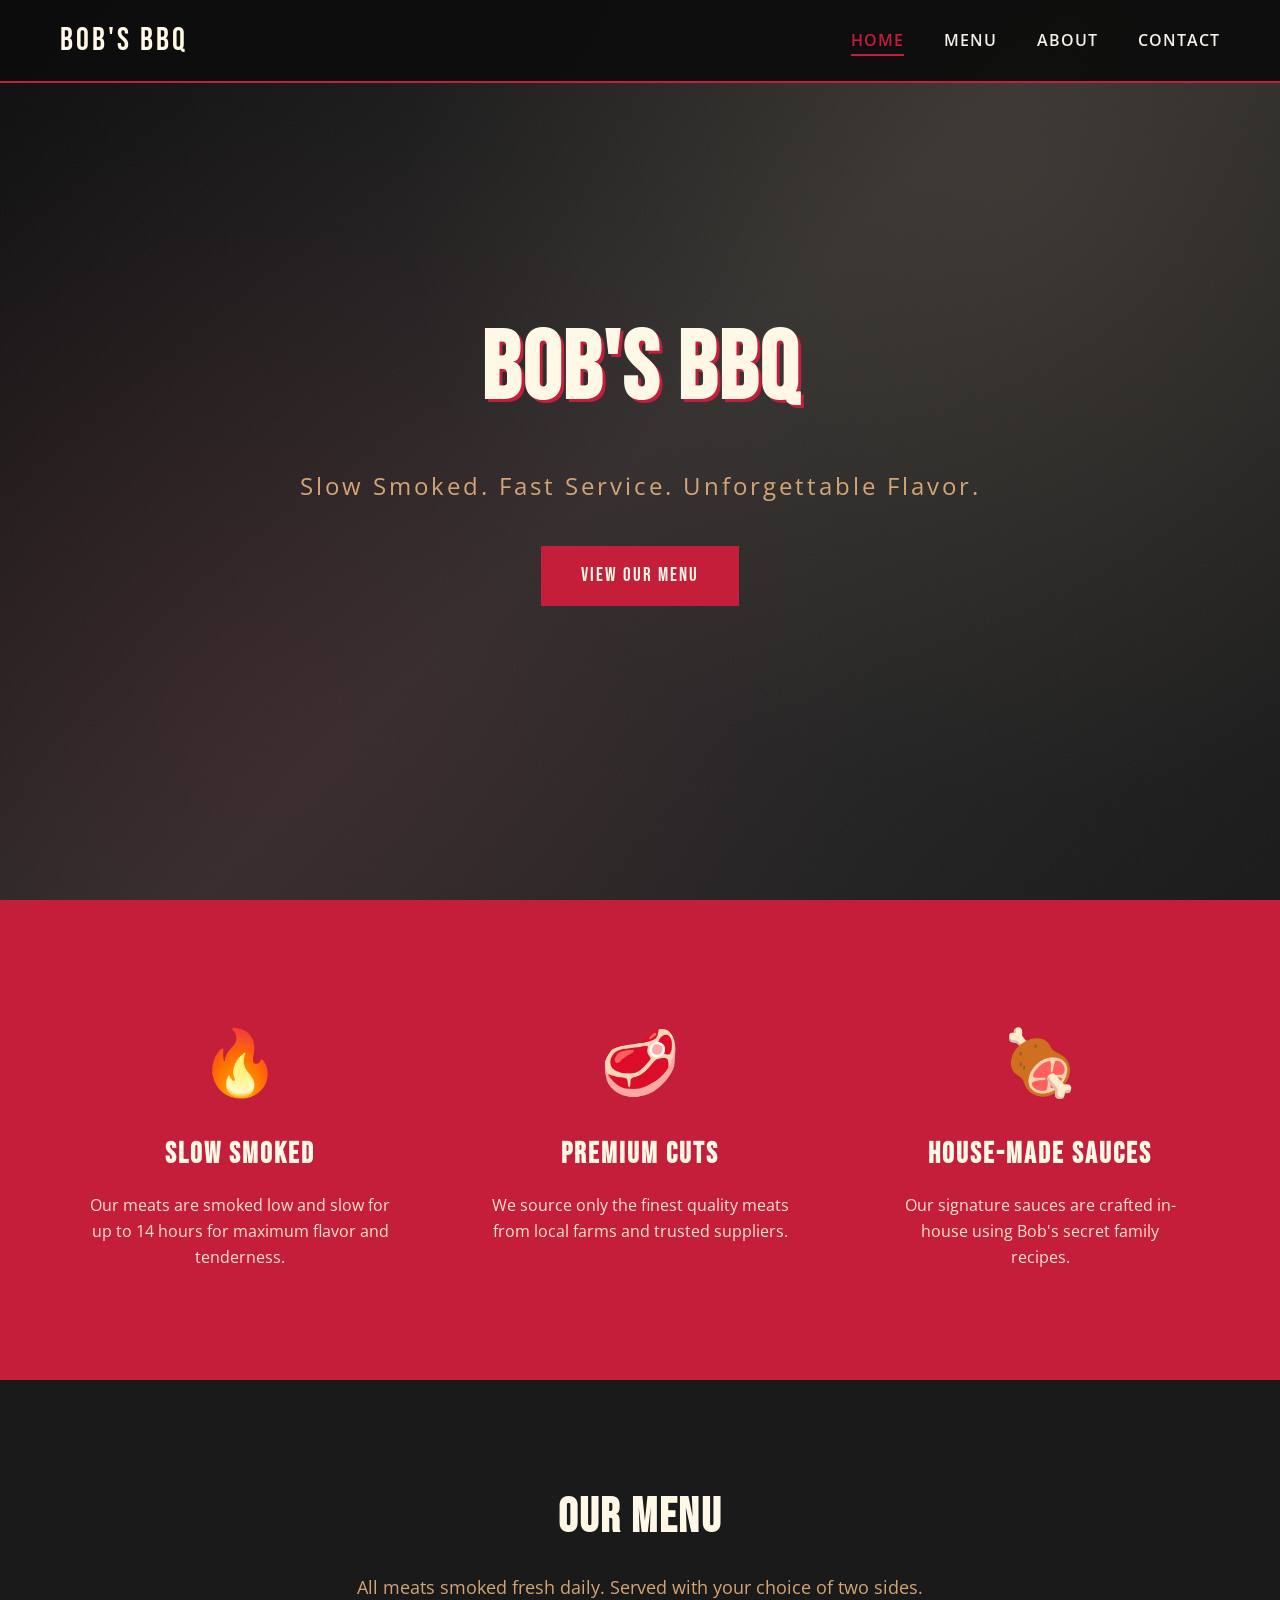
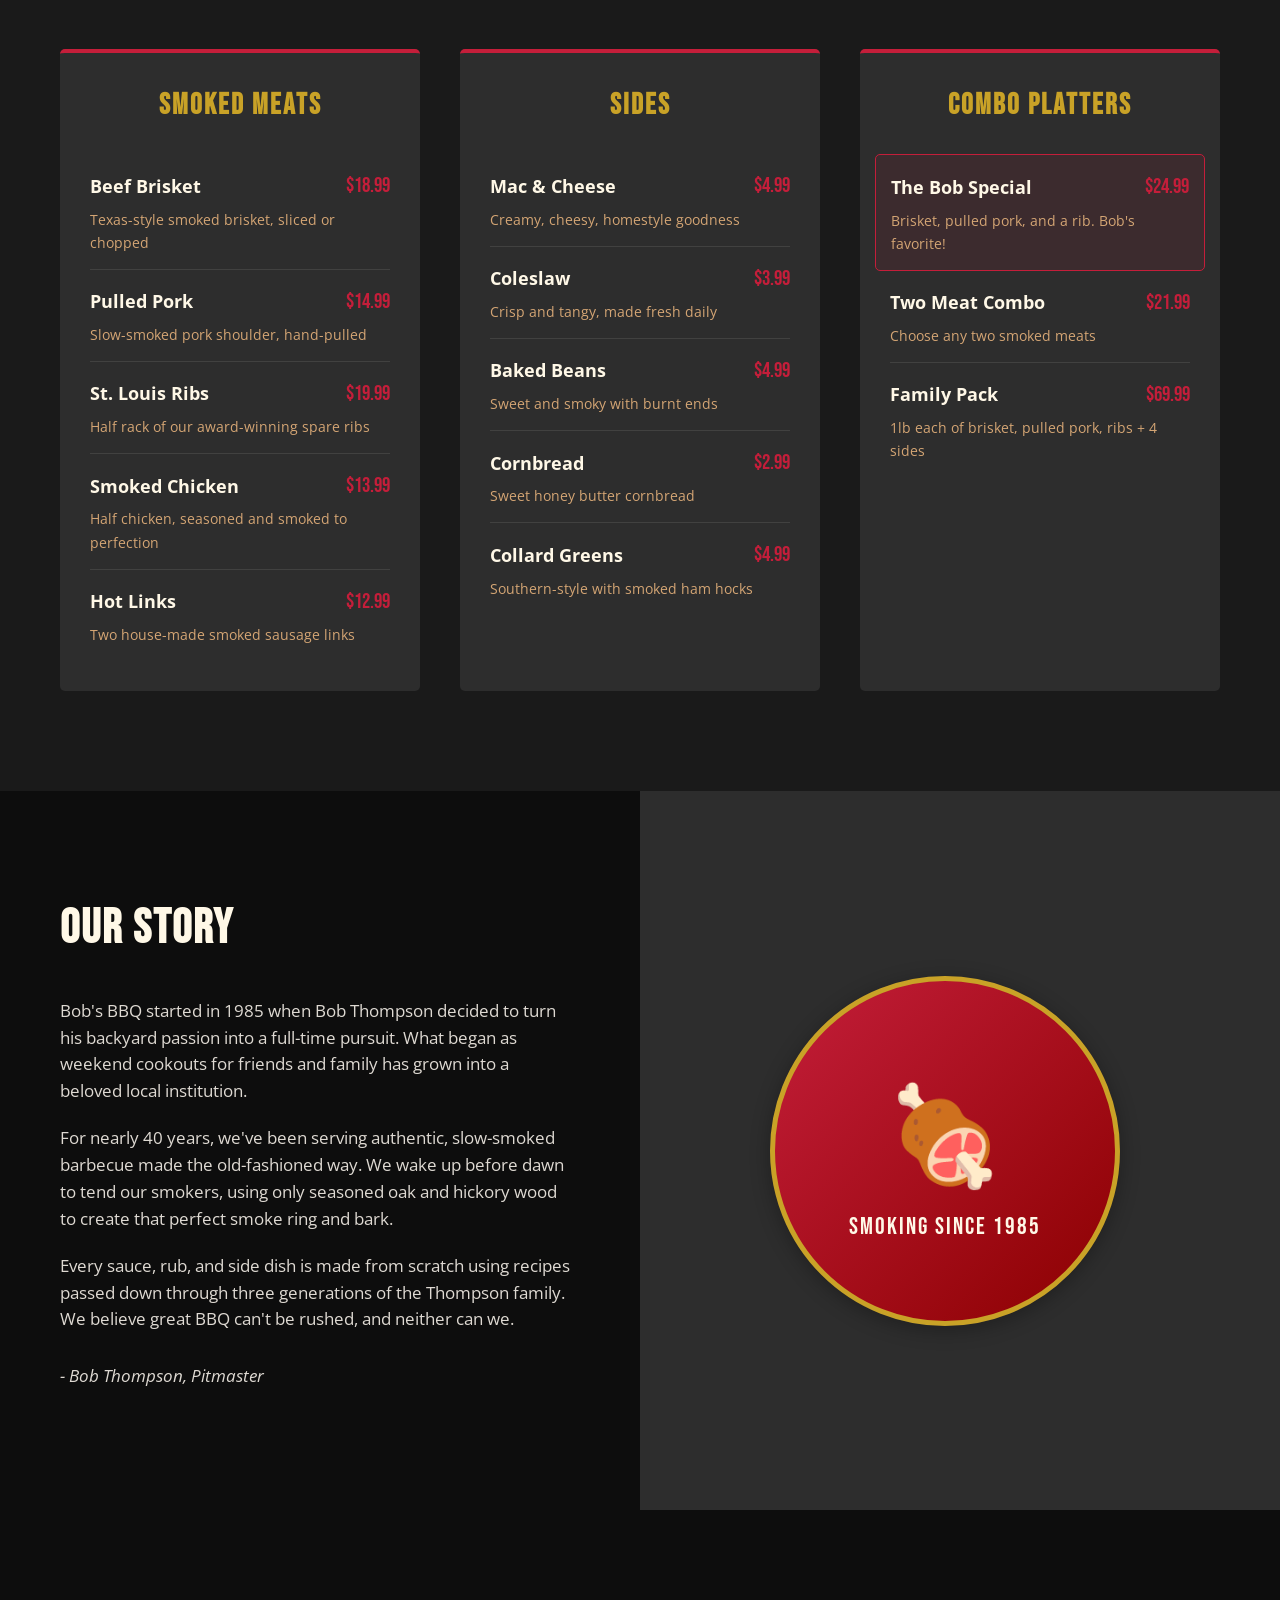
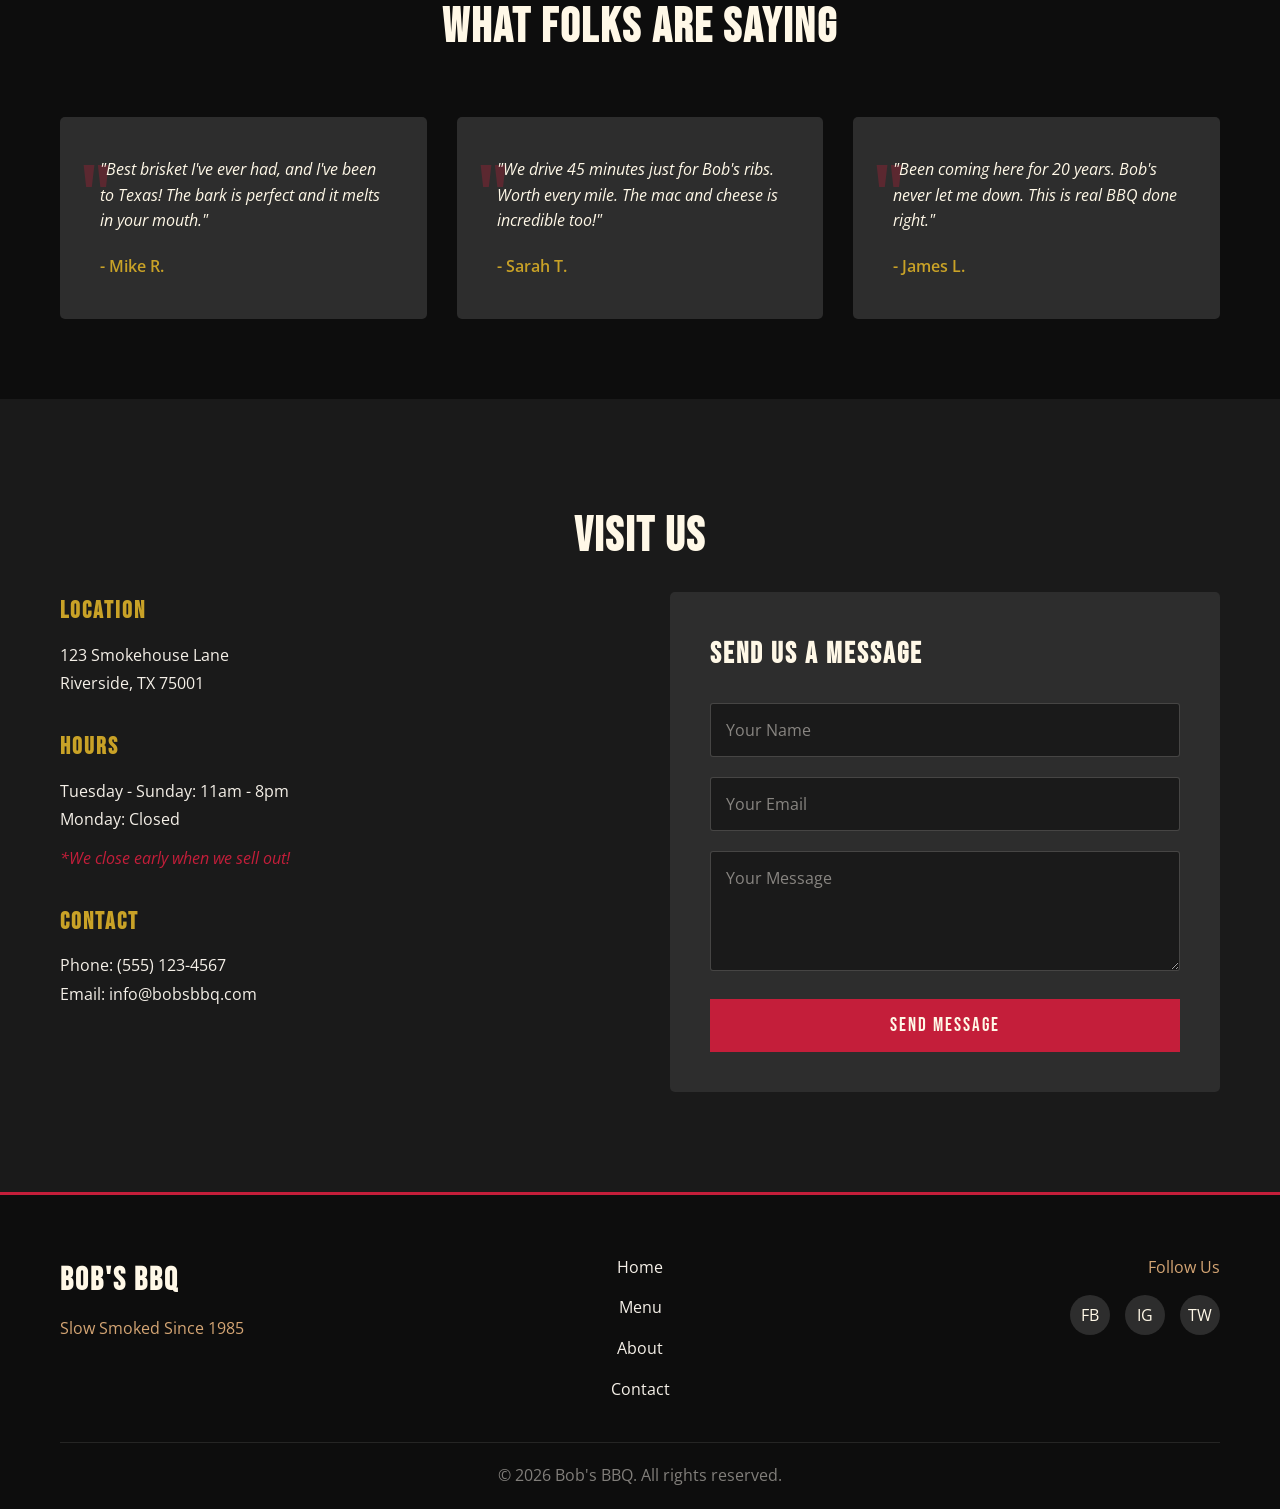
<file: index.html>
<!DOCTYPE html>
<html lang="en">
<head>
    <meta charset="UTF-8">
    <meta name="viewport" content="width=device-width, initial-scale=1.0">
    <title>Bob's BBQ - Authentic Smoked Barbecue</title>
    <link rel="stylesheet" href="styles.css">
    <link rel="preconnect" href="https://fonts.googleapis.com">
    <link rel="preconnect" href="https://fonts.gstatic.com" crossorigin>
    <link href="https://fonts.googleapis.com/css2?family=Bebas+Neue&family=Open+Sans:wght@400;600;700&display=swap" rel="stylesheet">
</head>
<body>
    <!-- Navigation -->
    <nav class="navbar">
        <div class="container">
            <a href="#" class="logo">Bob's BBQ</a>
            <ul class="nav-links">
                <li><a href="#home">Home</a></li>
                <li><a href="#menu">Menu</a></li>
                <li><a href="#about">About</a></li>
                <li><a href="#contact">Contact</a></li>
            </ul>
            <button class="mobile-menu-btn" aria-label="Toggle menu">
                <span></span>
                <span></span>
                <span></span>
            </button>
        </div>
    </nav>

    <!-- Hero Section -->
    <header id="home" class="hero">
        <div class="hero-overlay"></div>
        <div class="hero-content">
            <h1>Bob's BBQ</h1>
            <p class="tagline">Slow Smoked. Fast Service. Unforgettable Flavor.</p>
            <a href="#menu" class="btn btn-primary">View Our Menu</a>
        </div>
    </header>

    <!-- Features Section -->
    <section class="features">
        <div class="container">
            <div class="feature">
                <div class="feature-icon">🔥</div>
                <h3>Slow Smoked</h3>
                <p>Our meats are smoked low and slow for up to 14 hours for maximum flavor and tenderness.</p>
            </div>
            <div class="feature">
                <div class="feature-icon">🥩</div>
                <h3>Premium Cuts</h3>
                <p>We source only the finest quality meats from local farms and trusted suppliers.</p>
            </div>
            <div class="feature">
                <div class="feature-icon">🍖</div>
                <h3>House-Made Sauces</h3>
                <p>Our signature sauces are crafted in-house using Bob's secret family recipes.</p>
            </div>
        </div>
    </section>

    <!-- Menu Section -->
    <section id="menu" class="menu">
        <div class="container">
            <h2 class="section-title">Our Menu</h2>
            <p class="section-subtitle">All meats smoked fresh daily. Served with your choice of two sides.</p>

            <div class="menu-grid">
                <!-- Meats -->
                <div class="menu-category">
                    <h3>Smoked Meats</h3>
                    <div class="menu-item">
                        <div class="menu-item-header">
                            <span class="item-name">Beef Brisket</span>
                            <span class="item-price">$18.99</span>
                        </div>
                        <p class="item-description">Texas-style smoked brisket, sliced or chopped</p>
                    </div>
                    <div class="menu-item">
                        <div class="menu-item-header">
                            <span class="item-name">Pulled Pork</span>
                            <span class="item-price">$14.99</span>
                        </div>
                        <p class="item-description">Slow-smoked pork shoulder, hand-pulled</p>
                    </div>
                    <div class="menu-item">
                        <div class="menu-item-header">
                            <span class="item-name">St. Louis Ribs</span>
                            <span class="item-price">$19.99</span>
                        </div>
                        <p class="item-description">Half rack of our award-winning spare ribs</p>
                    </div>
                    <div class="menu-item">
                        <div class="menu-item-header">
                            <span class="item-name">Smoked Chicken</span>
                            <span class="item-price">$13.99</span>
                        </div>
                        <p class="item-description">Half chicken, seasoned and smoked to perfection</p>
                    </div>
                    <div class="menu-item">
                        <div class="menu-item-header">
                            <span class="item-name">Hot Links</span>
                            <span class="item-price">$12.99</span>
                        </div>
                        <p class="item-description">Two house-made smoked sausage links</p>
                    </div>
                </div>

                <!-- Sides -->
                <div class="menu-category">
                    <h3>Sides</h3>
                    <div class="menu-item">
                        <div class="menu-item-header">
                            <span class="item-name">Mac & Cheese</span>
                            <span class="item-price">$4.99</span>
                        </div>
                        <p class="item-description">Creamy, cheesy, homestyle goodness</p>
                    </div>
                    <div class="menu-item">
                        <div class="menu-item-header">
                            <span class="item-name">Coleslaw</span>
                            <span class="item-price">$3.99</span>
                        </div>
                        <p class="item-description">Crisp and tangy, made fresh daily</p>
                    </div>
                    <div class="menu-item">
                        <div class="menu-item-header">
                            <span class="item-name">Baked Beans</span>
                            <span class="item-price">$4.99</span>
                        </div>
                        <p class="item-description">Sweet and smoky with burnt ends</p>
                    </div>
                    <div class="menu-item">
                        <div class="menu-item-header">
                            <span class="item-name">Cornbread</span>
                            <span class="item-price">$2.99</span>
                        </div>
                        <p class="item-description">Sweet honey butter cornbread</p>
                    </div>
                    <div class="menu-item">
                        <div class="menu-item-header">
                            <span class="item-name">Collard Greens</span>
                            <span class="item-price">$4.99</span>
                        </div>
                        <p class="item-description">Southern-style with smoked ham hocks</p>
                    </div>
                </div>

                <!-- Combos -->
                <div class="menu-category">
                    <h3>Combo Platters</h3>
                    <div class="menu-item featured">
                        <div class="menu-item-header">
                            <span class="item-name">The Bob Special</span>
                            <span class="item-price">$24.99</span>
                        </div>
                        <p class="item-description">Brisket, pulled pork, and a rib. Bob's favorite!</p>
                    </div>
                    <div class="menu-item">
                        <div class="menu-item-header">
                            <span class="item-name">Two Meat Combo</span>
                            <span class="item-price">$21.99</span>
                        </div>
                        <p class="item-description">Choose any two smoked meats</p>
                    </div>
                    <div class="menu-item">
                        <div class="menu-item-header">
                            <span class="item-name">Family Pack</span>
                            <span class="item-price">$69.99</span>
                        </div>
                        <p class="item-description">1lb each of brisket, pulled pork, ribs + 4 sides</p>
                    </div>
                </div>
            </div>
        </div>
    </section>

    <!-- About Section -->
    <section id="about" class="about">
        <div class="container">
            <div class="about-content">
                <div class="about-text">
                    <h2 class="section-title">Our Story</h2>
                    <p>Bob's BBQ started in 1985 when Bob Thompson decided to turn his backyard passion into a full-time pursuit. What began as weekend cookouts for friends and family has grown into a beloved local institution.</p>
                    <p>For nearly 40 years, we've been serving authentic, slow-smoked barbecue made the old-fashioned way. We wake up before dawn to tend our smokers, using only seasoned oak and hickory wood to create that perfect smoke ring and bark.</p>
                    <p>Every sauce, rub, and side dish is made from scratch using recipes passed down through three generations of the Thompson family. We believe great BBQ can't be rushed, and neither can we.</p>
                    <div class="about-signature">
                        <p>- Bob Thompson, Pitmaster</p>
                    </div>
                </div>
                <div class="about-image">
                    <div class="image-placeholder">
                        <span>🍖</span>
                        <p>Smoking Since 1985</p>
                    </div>
                </div>
            </div>
        </div>
    </section>

    <!-- Testimonials -->
    <section class="testimonials">
        <div class="container">
            <h2 class="section-title">What Folks Are Saying</h2>
            <div class="testimonial-grid">
                <div class="testimonial">
                    <p class="testimonial-text">"Best brisket I've ever had, and I've been to Texas! The bark is perfect and it melts in your mouth."</p>
                    <p class="testimonial-author">- Mike R.</p>
                </div>
                <div class="testimonial">
                    <p class="testimonial-text">"We drive 45 minutes just for Bob's ribs. Worth every mile. The mac and cheese is incredible too!"</p>
                    <p class="testimonial-author">- Sarah T.</p>
                </div>
                <div class="testimonial">
                    <p class="testimonial-text">"Been coming here for 20 years. Bob's never let me down. This is real BBQ done right."</p>
                    <p class="testimonial-author">- James L.</p>
                </div>
            </div>
        </div>
    </section>

    <!-- Contact Section -->
    <section id="contact" class="contact">
        <div class="container">
            <h2 class="section-title">Visit Us</h2>
            <div class="contact-grid">
                <div class="contact-info">
                    <div class="contact-item">
                        <h3>Location</h3>
                        <p>123 Smokehouse Lane<br>Riverside, TX 75001</p>
                    </div>
                    <div class="contact-item">
                        <h3>Hours</h3>
                        <p>Tuesday - Sunday: 11am - 8pm<br>Monday: Closed</p>
                        <p class="note">*We close early when we sell out!</p>
                    </div>
                    <div class="contact-item">
                        <h3>Contact</h3>
                        <p>Phone: (555) 123-4567<br>Email: info@bobsbbq.com</p>
                    </div>
                </div>
                <div class="contact-form">
                    <h3>Send Us a Message</h3>
                    <form id="contactForm">
                        <div class="form-group">
                            <input type="text" name="name" placeholder="Your Name" required>
                        </div>
                        <div class="form-group">
                            <input type="email" name="email" placeholder="Your Email" required>
                        </div>
                        <div class="form-group">
                            <textarea name="message" placeholder="Your Message" rows="4" required></textarea>
                        </div>
                        <button type="submit" class="btn btn-primary">Send Message</button>
                    </form>
                </div>
            </div>
        </div>
    </section>

    <!-- Footer -->
    <footer class="footer">
        <div class="container">
            <div class="footer-content">
                <div class="footer-logo">
                    <h3>Bob's BBQ</h3>
                    <p>Slow Smoked Since 1985</p>
                </div>
                <div class="footer-links">
                    <a href="#home">Home</a>
                    <a href="#menu">Menu</a>
                    <a href="#about">About</a>
                    <a href="#contact">Contact</a>
                </div>
                <div class="footer-social">
                    <p>Follow Us</p>
                    <div class="social-links">
                        <a href="#" aria-label="Facebook">FB</a>
                        <a href="#" aria-label="Instagram">IG</a>
                        <a href="#" aria-label="Twitter">TW</a>
                    </div>
                </div>
            </div>
            <div class="footer-bottom">
                <p>&copy; 2026 Bob's BBQ. All rights reserved.</p>
            </div>
        </div>
    </footer>

    <script src="script.js"></script>
</body>
</html>
</file>
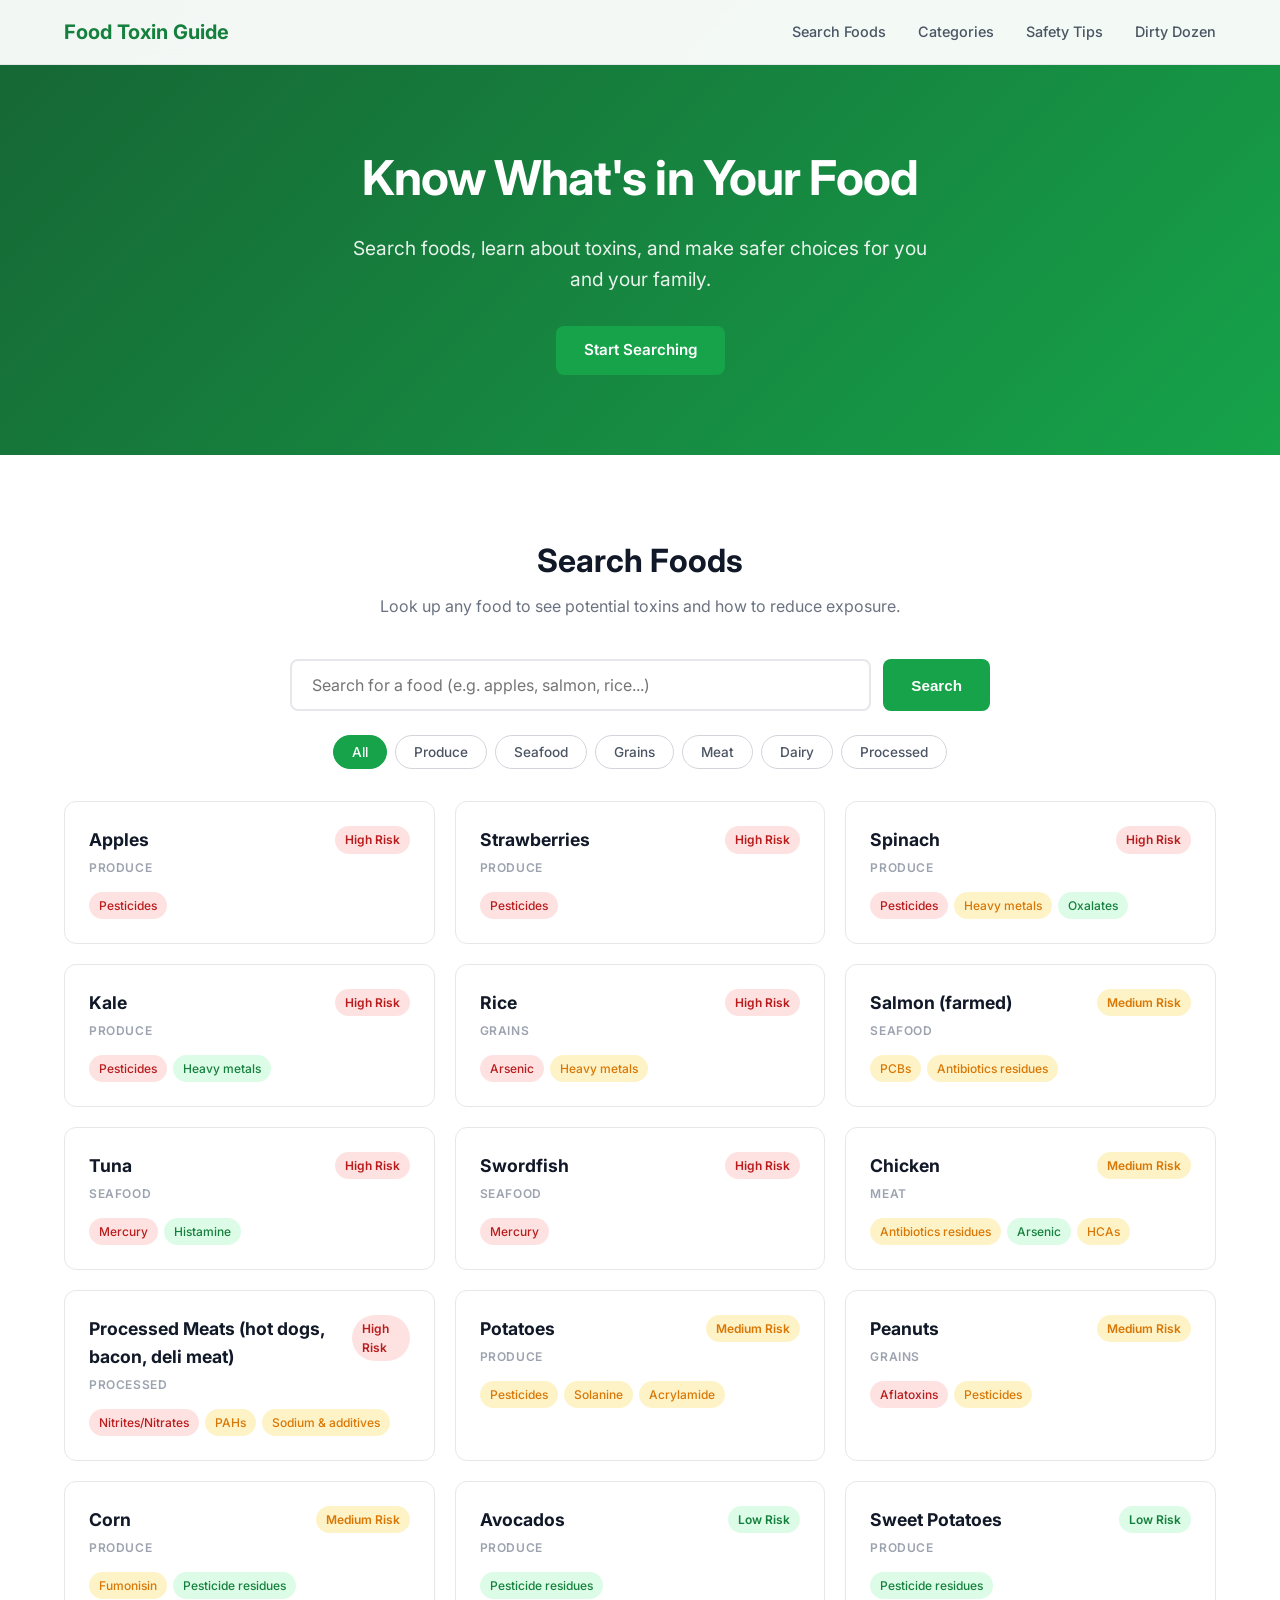
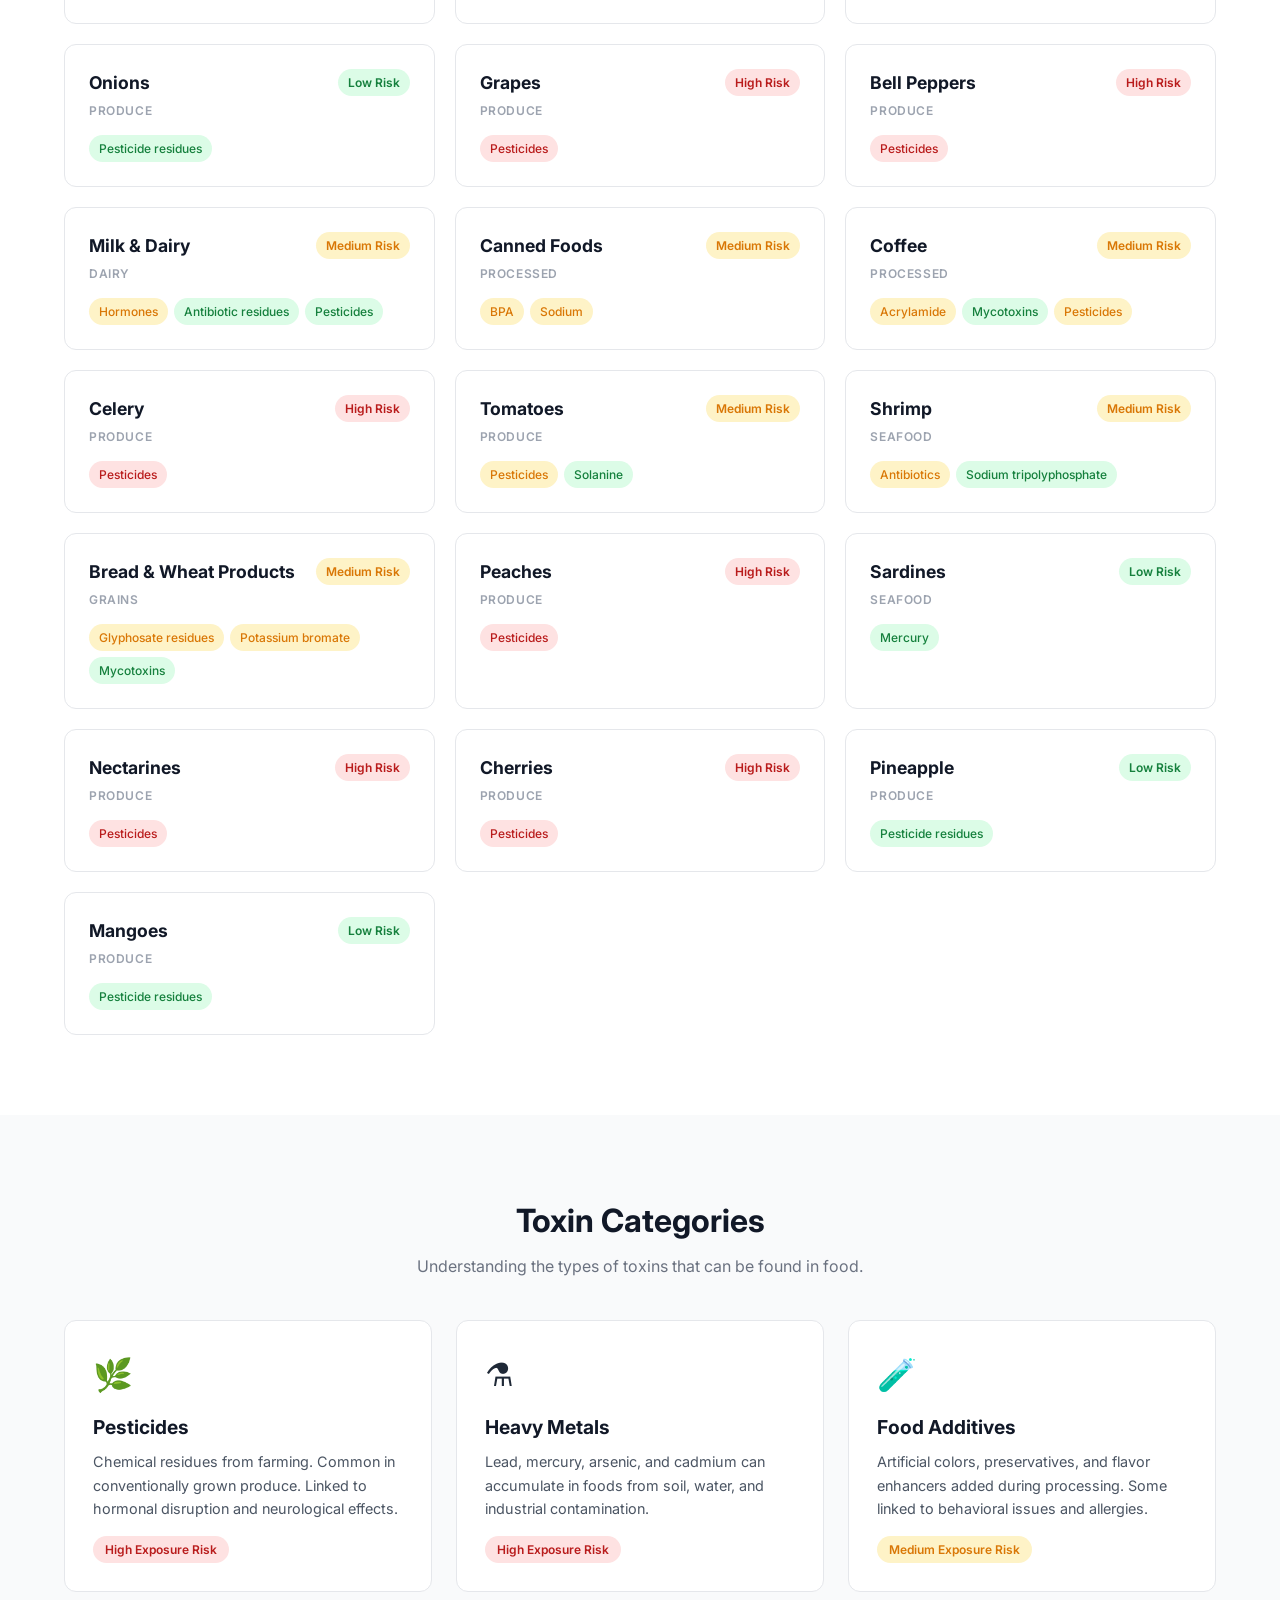
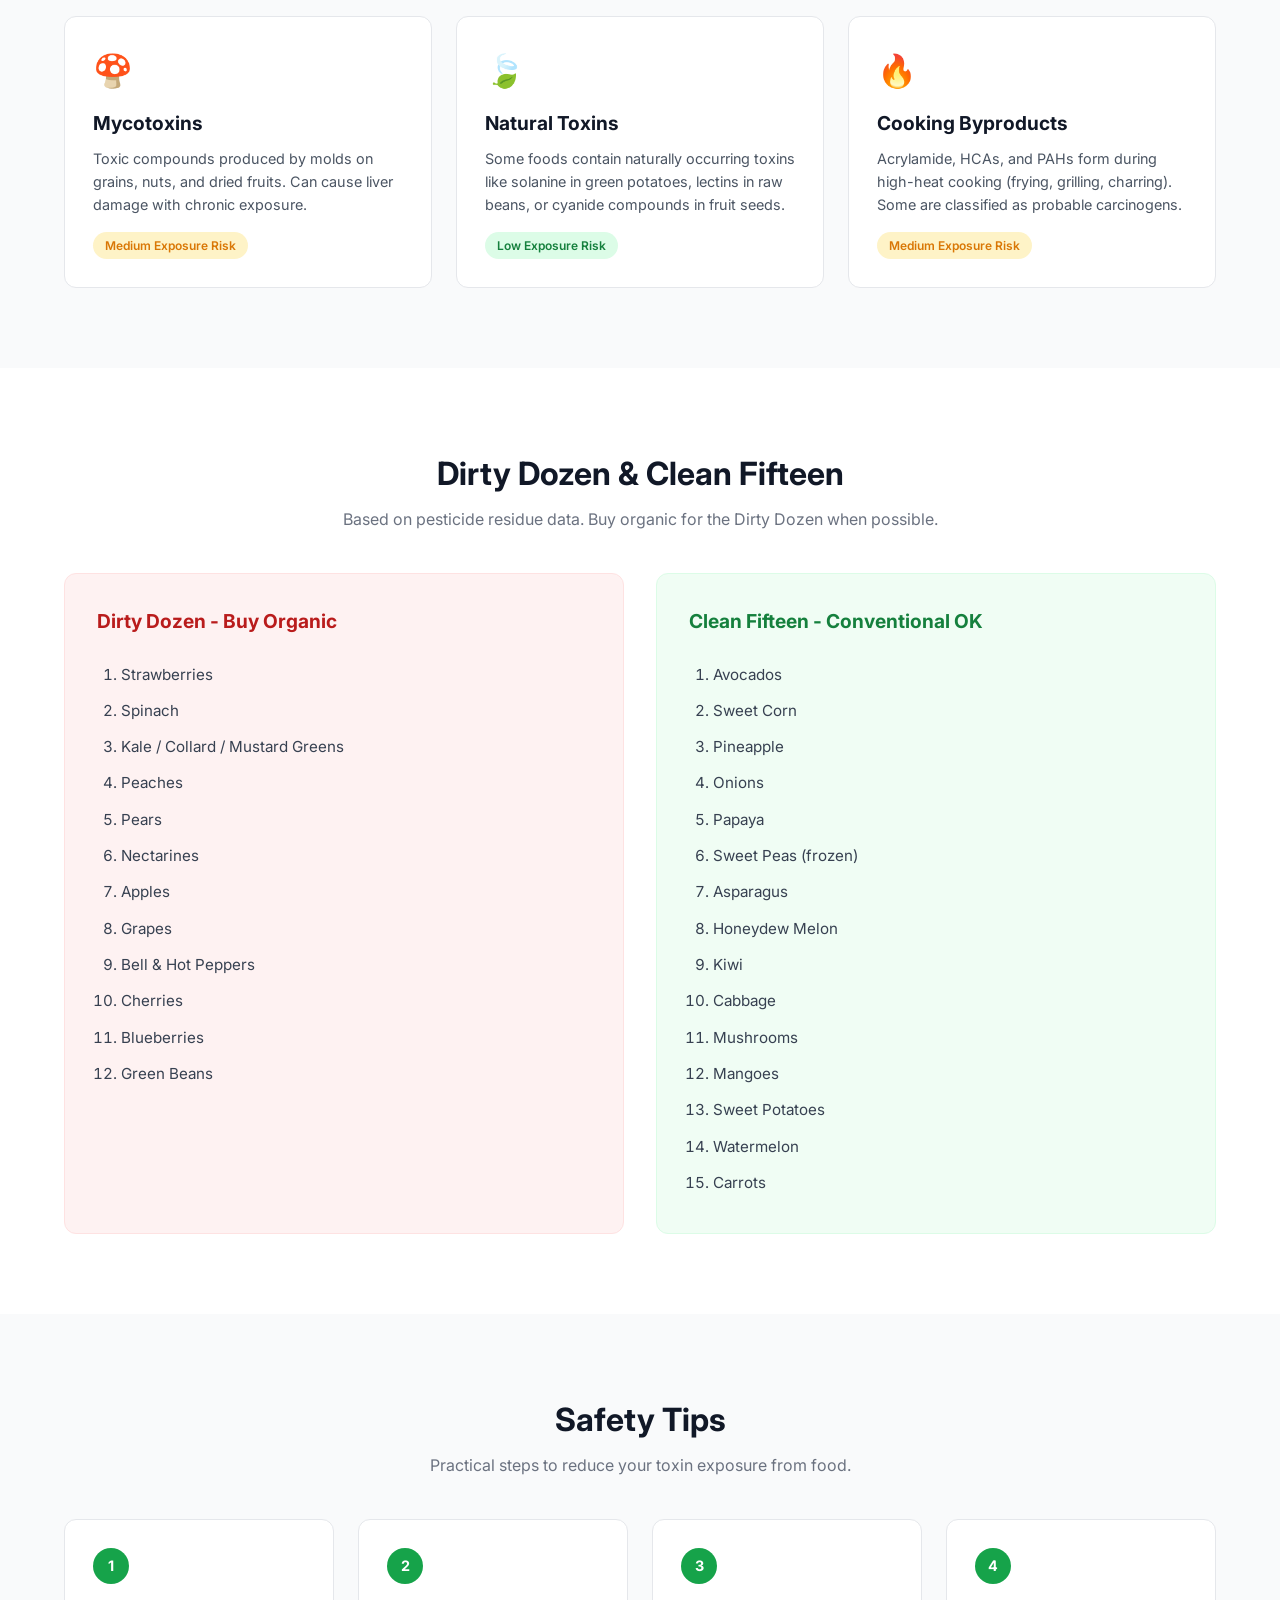
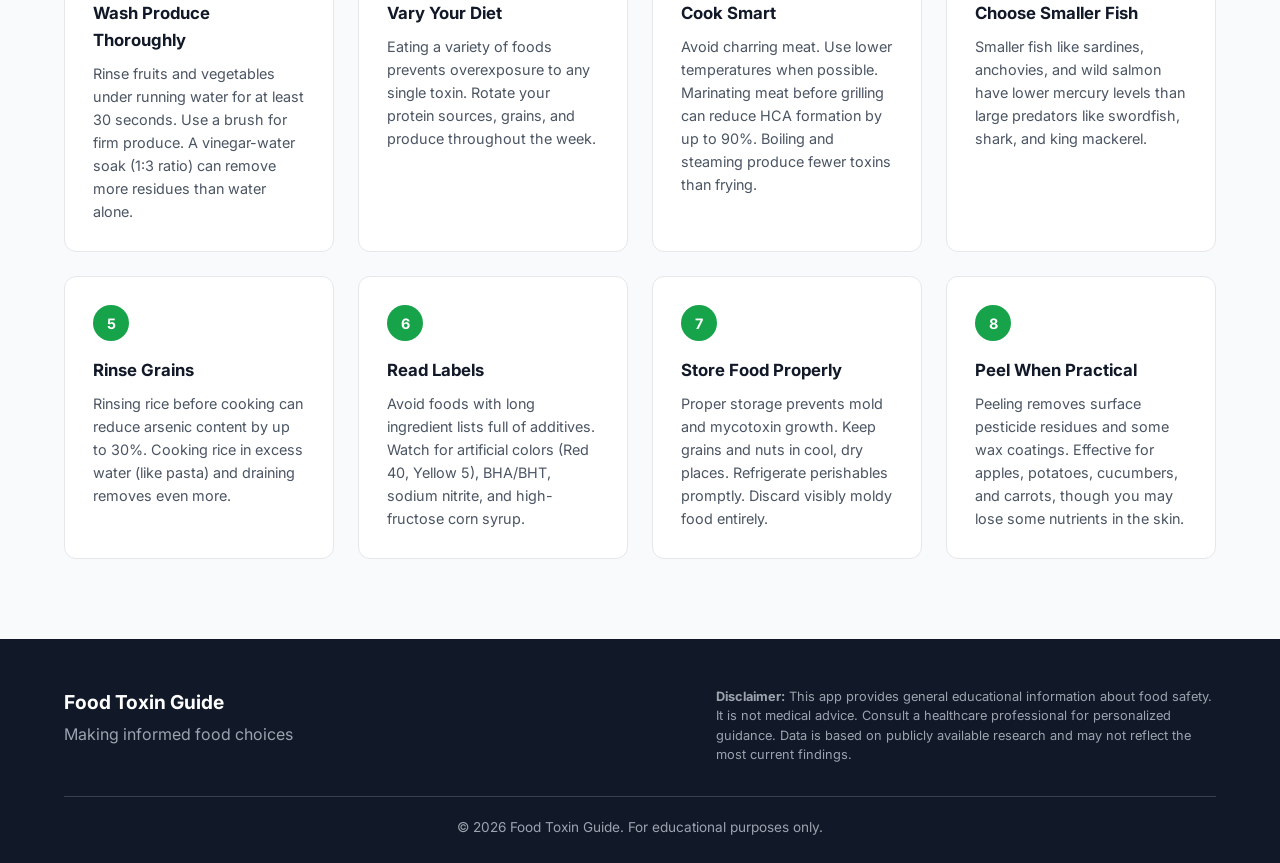
<file: toxin-app.html>
<!DOCTYPE html>
<html lang="en">
<head>
    <meta charset="UTF-8">
    <meta name="viewport" content="width=device-width, initial-scale=1.0">
    <title>Food Toxin Guide - Know What You Eat</title>
    <link rel="stylesheet" href="toxin-app.css">
    <link rel="preconnect" href="https://fonts.googleapis.com">
    <link rel="preconnect" href="https://fonts.gstatic.com" crossorigin>
    <link href="https://fonts.googleapis.com/css2?family=Inter:wght@400;500;600;700&display=swap" rel="stylesheet">
</head>
<body>
    <!-- Navigation -->
    <nav class="navbar">
        <div class="container">
            <a href="#" class="logo">Food Toxin Guide</a>
            <ul class="nav-links">
                <li><a href="#search">Search Foods</a></li>
                <li><a href="#categories">Categories</a></li>
                <li><a href="#tips">Safety Tips</a></li>
                <li><a href="#dirty-dozen">Dirty Dozen</a></li>
            </ul>
            <button class="mobile-menu-btn" aria-label="Toggle menu">
                <span></span>
                <span></span>
                <span></span>
            </button>
        </div>
    </nav>

    <!-- Hero -->
    <header class="hero">
        <div class="hero-content">
            <h1>Know What's in Your Food</h1>
            <p class="tagline">Search foods, learn about toxins, and make safer choices for you and your family.</p>
            <a href="#search" class="btn btn-primary">Start Searching</a>
        </div>
    </header>

    <!-- Search Section -->
    <section id="search" class="search-section">
        <div class="container">
            <h2 class="section-title">Search Foods</h2>
            <p class="section-subtitle">Look up any food to see potential toxins and how to reduce exposure.</p>
            <div class="search-bar">
                <input type="text" id="foodSearch" placeholder="Search for a food (e.g. apples, salmon, rice...)" autocomplete="off">
                <button id="searchBtn" class="btn btn-primary">Search</button>
            </div>
            <div class="filter-bar">
                <button class="filter-btn active" data-filter="all">All</button>
                <button class="filter-btn" data-filter="produce">Produce</button>
                <button class="filter-btn" data-filter="seafood">Seafood</button>
                <button class="filter-btn" data-filter="grains">Grains</button>
                <button class="filter-btn" data-filter="meat">Meat</button>
                <button class="filter-btn" data-filter="dairy">Dairy</button>
                <button class="filter-btn" data-filter="processed">Processed</button>
            </div>
            <div id="searchResults" class="results-grid"></div>
        </div>
    </section>

    <!-- Categories Section -->
    <section id="categories" class="categories-section">
        <div class="container">
            <h2 class="section-title">Toxin Categories</h2>
            <p class="section-subtitle">Understanding the types of toxins that can be found in food.</p>
            <div class="categories-grid">
                <div class="category-card" data-toxin="pesticides">
                    <div class="category-icon">&#x1F33F;</div>
                    <h3>Pesticides</h3>
                    <p>Chemical residues from farming. Common in conventionally grown produce. Linked to hormonal disruption and neurological effects.</p>
                    <span class="risk-badge risk-high">High Exposure Risk</span>
                </div>
                <div class="category-card" data-toxin="heavy-metals">
                    <div class="category-icon">&#x2697;</div>
                    <h3>Heavy Metals</h3>
                    <p>Lead, mercury, arsenic, and cadmium can accumulate in foods from soil, water, and industrial contamination.</p>
                    <span class="risk-badge risk-high">High Exposure Risk</span>
                </div>
                <div class="category-card" data-toxin="additives">
                    <div class="category-icon">&#x1F9EA;</div>
                    <h3>Food Additives</h3>
                    <p>Artificial colors, preservatives, and flavor enhancers added during processing. Some linked to behavioral issues and allergies.</p>
                    <span class="risk-badge risk-medium">Medium Exposure Risk</span>
                </div>
                <div class="category-card" data-toxin="mycotoxins">
                    <div class="category-icon">&#x1F344;</div>
                    <h3>Mycotoxins</h3>
                    <p>Toxic compounds produced by molds on grains, nuts, and dried fruits. Can cause liver damage with chronic exposure.</p>
                    <span class="risk-badge risk-medium">Medium Exposure Risk</span>
                </div>
                <div class="category-card" data-toxin="natural">
                    <div class="category-icon">&#x1F343;</div>
                    <h3>Natural Toxins</h3>
                    <p>Some foods contain naturally occurring toxins like solanine in green potatoes, lectins in raw beans, or cyanide compounds in fruit seeds.</p>
                    <span class="risk-badge risk-low">Low Exposure Risk</span>
                </div>
                <div class="category-card" data-toxin="cooking">
                    <div class="category-icon">&#x1F525;</div>
                    <h3>Cooking Byproducts</h3>
                    <p>Acrylamide, HCAs, and PAHs form during high-heat cooking (frying, grilling, charring). Some are classified as probable carcinogens.</p>
                    <span class="risk-badge risk-medium">Medium Exposure Risk</span>
                </div>
            </div>
        </div>
    </section>

    <!-- Dirty Dozen / Clean Fifteen -->
    <section id="dirty-dozen" class="dirty-dozen-section">
        <div class="container">
            <h2 class="section-title">Dirty Dozen &amp; Clean Fifteen</h2>
            <p class="section-subtitle">Based on pesticide residue data. Buy organic for the Dirty Dozen when possible.</p>
            <div class="lists-grid">
                <div class="list-card dirty">
                    <h3>Dirty Dozen - Buy Organic</h3>
                    <ol id="dirtyDozenList"></ol>
                </div>
                <div class="list-card clean">
                    <h3>Clean Fifteen - Conventional OK</h3>
                    <ol id="cleanFifteenList"></ol>
                </div>
            </div>
        </div>
    </section>

    <!-- Safety Tips -->
    <section id="tips" class="tips-section">
        <div class="container">
            <h2 class="section-title">Safety Tips</h2>
            <p class="section-subtitle">Practical steps to reduce your toxin exposure from food.</p>
            <div class="tips-grid">
                <div class="tip-card">
                    <div class="tip-number">1</div>
                    <h3>Wash Produce Thoroughly</h3>
                    <p>Rinse fruits and vegetables under running water for at least 30 seconds. Use a brush for firm produce. A vinegar-water soak (1:3 ratio) can remove more residues than water alone.</p>
                </div>
                <div class="tip-card">
                    <div class="tip-number">2</div>
                    <h3>Vary Your Diet</h3>
                    <p>Eating a variety of foods prevents overexposure to any single toxin. Rotate your protein sources, grains, and produce throughout the week.</p>
                </div>
                <div class="tip-card">
                    <div class="tip-number">3</div>
                    <h3>Cook Smart</h3>
                    <p>Avoid charring meat. Use lower temperatures when possible. Marinating meat before grilling can reduce HCA formation by up to 90%. Boiling and steaming produce fewer toxins than frying.</p>
                </div>
                <div class="tip-card">
                    <div class="tip-number">4</div>
                    <h3>Choose Smaller Fish</h3>
                    <p>Smaller fish like sardines, anchovies, and wild salmon have lower mercury levels than large predators like swordfish, shark, and king mackerel.</p>
                </div>
                <div class="tip-card">
                    <div class="tip-number">5</div>
                    <h3>Rinse Grains</h3>
                    <p>Rinsing rice before cooking can reduce arsenic content by up to 30%. Cooking rice in excess water (like pasta) and draining removes even more.</p>
                </div>
                <div class="tip-card">
                    <div class="tip-number">6</div>
                    <h3>Read Labels</h3>
                    <p>Avoid foods with long ingredient lists full of additives. Watch for artificial colors (Red 40, Yellow 5), BHA/BHT, sodium nitrite, and high-fructose corn syrup.</p>
                </div>
                <div class="tip-card">
                    <div class="tip-number">7</div>
                    <h3>Store Food Properly</h3>
                    <p>Proper storage prevents mold and mycotoxin growth. Keep grains and nuts in cool, dry places. Refrigerate perishables promptly. Discard visibly moldy food entirely.</p>
                </div>
                <div class="tip-card">
                    <div class="tip-number">8</div>
                    <h3>Peel When Practical</h3>
                    <p>Peeling removes surface pesticide residues and some wax coatings. Effective for apples, potatoes, cucumbers, and carrots, though you may lose some nutrients in the skin.</p>
                </div>
            </div>
        </div>
    </section>

    <!-- Food Detail Modal -->
    <div id="foodModal" class="modal">
        <div class="modal-content">
            <button class="modal-close" aria-label="Close">&times;</button>
            <div id="modalBody"></div>
        </div>
    </div>

    <!-- Footer -->
    <footer class="footer">
        <div class="container">
            <div class="footer-content">
                <div class="footer-logo">
                    <h3>Food Toxin Guide</h3>
                    <p>Making informed food choices</p>
                </div>
                <div class="footer-disclaimer">
                    <p><strong>Disclaimer:</strong> This app provides general educational information about food safety. It is not medical advice. Consult a healthcare professional for personalized guidance. Data is based on publicly available research and may not reflect the most current findings.</p>
                </div>
            </div>
            <div class="footer-bottom">
                <p>&copy; 2026 Food Toxin Guide. For educational purposes only.</p>
            </div>
        </div>
    </footer>

    <script src="toxin-app.js"></script>
</body>
</html>
</file>
<file: styles.css>
/* CSS Variables */
:root {
    --color-primary: #c41e3a;
    --color-primary-dark: #8b0000;
    --color-secondary: #d4a574;
    --color-dark: #1a1a1a;
    --color-darker: #0d0d0d;
    --color-light: #f5f0e8;
    --color-cream: #fff8e7;
    --color-smoke: #2d2d2d;
    --color-gold: #c9a227;
    --font-heading: 'Bebas Neue', sans-serif;
    --font-body: 'Open Sans', sans-serif;
    --shadow: 0 4px 20px rgba(0, 0, 0, 0.3);
    --transition: all 0.3s ease;
}

/* Reset & Base Styles */
* {
    margin: 0;
    padding: 0;
    box-sizing: border-box;
}

html {
    scroll-behavior: smooth;
}

body {
    font-family: var(--font-body);
    background-color: var(--color-dark);
    color: var(--color-light);
    line-height: 1.6;
}

.container {
    max-width: 1200px;
    margin: 0 auto;
    padding: 0 20px;
}

/* Typography */
h1, h2, h3 {
    font-family: var(--font-heading);
    letter-spacing: 2px;
}

.section-title {
    font-size: 3rem;
    text-align: center;
    margin-bottom: 1rem;
    color: var(--color-cream);
    text-transform: uppercase;
}

.section-subtitle {
    text-align: center;
    color: var(--color-secondary);
    margin-bottom: 3rem;
    font-size: 1.1rem;
}

/* Buttons */
.btn {
    display: inline-block;
    padding: 15px 40px;
    font-family: var(--font-heading);
    font-size: 1.2rem;
    letter-spacing: 2px;
    text-decoration: none;
    text-transform: uppercase;
    border: none;
    cursor: pointer;
    transition: var(--transition);
}

.btn-primary {
    background-color: var(--color-primary);
    color: var(--color-cream);
}

.btn-primary:hover {
    background-color: var(--color-primary-dark);
    transform: translateY(-2px);
    box-shadow: var(--shadow);
}

/* Navigation */
.navbar {
    position: fixed;
    top: 0;
    left: 0;
    right: 0;
    background-color: rgba(13, 13, 13, 0.95);
    padding: 15px 0;
    z-index: 1000;
    border-bottom: 2px solid var(--color-primary);
}

.navbar .container {
    display: flex;
    justify-content: space-between;
    align-items: center;
}

.logo {
    font-family: var(--font-heading);
    font-size: 2rem;
    color: var(--color-cream);
    text-decoration: none;
    letter-spacing: 3px;
}

.nav-links {
    display: flex;
    list-style: none;
    gap: 40px;
}

.nav-links a {
    color: var(--color-light);
    text-decoration: none;
    font-weight: 600;
    text-transform: uppercase;
    letter-spacing: 1px;
    transition: var(--transition);
    position: relative;
}

.nav-links a:hover {
    color: var(--color-primary);
}

.nav-links a::after {
    content: '';
    position: absolute;
    bottom: -5px;
    left: 0;
    width: 0;
    height: 2px;
    background-color: var(--color-primary);
    transition: var(--transition);
}

.nav-links a:hover::after {
    width: 100%;
}

.mobile-menu-btn {
    display: none;
    flex-direction: column;
    gap: 5px;
    background: none;
    border: none;
    cursor: pointer;
    padding: 5px;
}

.mobile-menu-btn span {
    display: block;
    width: 25px;
    height: 3px;
    background-color: var(--color-cream);
    transition: var(--transition);
}

/* Hero Section */
.hero {
    height: 100vh;
    min-height: 600px;
    display: flex;
    align-items: center;
    justify-content: center;
    text-align: center;
    position: relative;
    background: linear-gradient(135deg, var(--color-darker) 0%, var(--color-smoke) 50%, var(--color-dark) 100%);
    overflow: hidden;
}

.hero::before {
    content: '';
    position: absolute;
    top: 0;
    left: 0;
    right: 0;
    bottom: 0;
    background:
        radial-gradient(circle at 20% 80%, rgba(196, 30, 58, 0.1) 0%, transparent 50%),
        radial-gradient(circle at 80% 20%, rgba(212, 165, 116, 0.1) 0%, transparent 50%);
}

.hero-overlay {
    position: absolute;
    top: 0;
    left: 0;
    right: 0;
    bottom: 0;
    background: url("data:image/svg+xml,%3Csvg viewBox='0 0 400 400' xmlns='http://www.w3.org/2000/svg'%3E%3Cfilter id='noiseFilter'%3E%3CfeTurbulence type='fractalNoise' baseFrequency='0.9' numOctaves='3' stitchTiles='stitch'/%3E%3C/filter%3E%3Crect width='100%25' height='100%25' filter='url(%23noiseFilter)'/%3E%3C/svg%3E");
    opacity: 0.03;
}

.hero-content {
    position: relative;
    z-index: 1;
    padding: 20px;
}

.hero h1 {
    font-size: 6rem;
    color: var(--color-cream);
    text-transform: uppercase;
    margin-bottom: 20px;
    text-shadow: 3px 3px 0 var(--color-primary);
    animation: fadeInUp 1s ease;
}

.tagline {
    font-size: 1.5rem;
    color: var(--color-secondary);
    margin-bottom: 40px;
    letter-spacing: 3px;
    animation: fadeInUp 1s ease 0.2s both;
}

.hero .btn {
    animation: fadeInUp 1s ease 0.4s both;
}

@keyframes fadeInUp {
    from {
        opacity: 0;
        transform: translateY(30px);
    }
    to {
        opacity: 1;
        transform: translateY(0);
    }
}

/* Features Section */
.features {
    padding: 80px 0;
    background-color: var(--color-primary);
}

.features .container {
    display: grid;
    grid-template-columns: repeat(3, 1fr);
    gap: 40px;
}

.feature {
    text-align: center;
    padding: 30px;
}

.feature-icon {
    font-size: 4rem;
    margin-bottom: 20px;
}

.feature h3 {
    font-size: 1.8rem;
    margin-bottom: 15px;
    color: var(--color-cream);
}

.feature p {
    color: rgba(255, 248, 231, 0.9);
}

/* Menu Section */
.menu {
    padding: 100px 0;
    background-color: var(--color-dark);
}

.menu-grid {
    display: grid;
    grid-template-columns: repeat(3, 1fr);
    gap: 40px;
}

.menu-category {
    background-color: var(--color-smoke);
    padding: 30px;
    border-radius: 5px;
    border-top: 4px solid var(--color-primary);
}

.menu-category h3 {
    font-size: 1.8rem;
    color: var(--color-gold);
    margin-bottom: 25px;
    text-align: center;
    text-transform: uppercase;
}

.menu-item {
    padding: 15px 0;
    border-bottom: 1px solid rgba(245, 240, 232, 0.1);
}

.menu-item:last-child {
    border-bottom: none;
}

.menu-item.featured {
    background-color: rgba(196, 30, 58, 0.1);
    margin: 0 -15px;
    padding: 15px;
    border-radius: 5px;
    border: 1px solid var(--color-primary);
}

.menu-item-header {
    display: flex;
    justify-content: space-between;
    align-items: center;
    margin-bottom: 5px;
}

.item-name {
    font-weight: 700;
    color: var(--color-cream);
    font-size: 1.1rem;
}

.item-price {
    font-family: var(--font-heading);
    font-size: 1.3rem;
    color: var(--color-primary);
}

.item-description {
    font-size: 0.9rem;
    color: var(--color-secondary);
}

/* About Section */
.about {
    padding: 100px 0;
    background: linear-gradient(to right, var(--color-darker) 50%, var(--color-smoke) 50%);
}

.about-content {
    display: grid;
    grid-template-columns: 1fr 1fr;
    gap: 60px;
    align-items: center;
}

.about-text {
    padding-right: 40px;
}

.about-text .section-title {
    text-align: left;
    margin-bottom: 30px;
}

.about-text p {
    margin-bottom: 20px;
    color: rgba(245, 240, 232, 0.9);
    font-size: 1.05rem;
}

.about-signature {
    margin-top: 30px;
    font-style: italic;
    color: var(--color-gold);
    font-size: 1.2rem;
}

.about-image {
    display: flex;
    justify-content: center;
    align-items: center;
}

.image-placeholder {
    width: 350px;
    height: 350px;
    background: linear-gradient(135deg, var(--color-primary) 0%, var(--color-primary-dark) 100%);
    border-radius: 50%;
    display: flex;
    flex-direction: column;
    justify-content: center;
    align-items: center;
    box-shadow: var(--shadow);
    border: 5px solid var(--color-gold);
}

.image-placeholder span {
    font-size: 6rem;
}

.image-placeholder p {
    font-family: var(--font-heading);
    font-size: 1.5rem;
    color: var(--color-cream);
    letter-spacing: 2px;
}

/* Testimonials */
.testimonials {
    padding: 80px 0;
    background-color: var(--color-darker);
}

.testimonials .section-title {
    margin-bottom: 50px;
}

.testimonial-grid {
    display: grid;
    grid-template-columns: repeat(3, 1fr);
    gap: 30px;
}

.testimonial {
    background-color: var(--color-smoke);
    padding: 40px;
    border-radius: 5px;
    position: relative;
}

.testimonial::before {
    content: '"';
    font-family: var(--font-heading);
    font-size: 6rem;
    color: var(--color-primary);
    position: absolute;
    top: 10px;
    left: 20px;
    opacity: 0.3;
}

.testimonial-text {
    font-style: italic;
    margin-bottom: 20px;
    color: var(--color-cream);
    position: relative;
    z-index: 1;
}

.testimonial-author {
    color: var(--color-gold);
    font-weight: 600;
}

/* Contact Section */
.contact {
    padding: 100px 0;
    background-color: var(--color-dark);
}

.contact-grid {
    display: grid;
    grid-template-columns: 1fr 1fr;
    gap: 60px;
}

.contact-info {
    display: flex;
    flex-direction: column;
    gap: 30px;
}

.contact-item h3 {
    font-size: 1.5rem;
    color: var(--color-gold);
    margin-bottom: 10px;
    text-transform: uppercase;
}

.contact-item p {
    color: var(--color-light);
    line-height: 1.8;
}

.contact-item .note {
    color: var(--color-primary);
    font-style: italic;
    margin-top: 10px;
}

.contact-form {
    background-color: var(--color-smoke);
    padding: 40px;
    border-radius: 5px;
}

.contact-form h3 {
    font-size: 1.8rem;
    color: var(--color-cream);
    margin-bottom: 25px;
    text-transform: uppercase;
}

.form-group {
    margin-bottom: 20px;
}

.form-group input,
.form-group textarea {
    width: 100%;
    padding: 15px;
    background-color: var(--color-dark);
    border: 1px solid rgba(245, 240, 232, 0.2);
    color: var(--color-light);
    font-family: var(--font-body);
    font-size: 1rem;
    border-radius: 3px;
    transition: var(--transition);
}

.form-group input:focus,
.form-group textarea:focus {
    outline: none;
    border-color: var(--color-primary);
}

.form-group input::placeholder,
.form-group textarea::placeholder {
    color: rgba(245, 240, 232, 0.5);
}

.contact-form .btn {
    width: 100%;
}

/* Footer */
.footer {
    background-color: var(--color-darker);
    padding: 60px 0 20px;
    border-top: 3px solid var(--color-primary);
}

.footer-content {
    display: grid;
    grid-template-columns: repeat(3, 1fr);
    gap: 40px;
    margin-bottom: 40px;
}

.footer-logo h3 {
    font-size: 2rem;
    color: var(--color-cream);
    margin-bottom: 10px;
}

.footer-logo p {
    color: var(--color-secondary);
}

.footer-links {
    display: flex;
    flex-direction: column;
    gap: 15px;
    align-items: center;
}

.footer-links a {
    color: var(--color-light);
    text-decoration: none;
    transition: var(--transition);
}

.footer-links a:hover {
    color: var(--color-primary);
}

.footer-social {
    text-align: right;
}

.footer-social p {
    color: var(--color-secondary);
    margin-bottom: 15px;
}

.social-links {
    display: flex;
    gap: 15px;
    justify-content: flex-end;
}

.social-links a {
    display: inline-block;
    width: 40px;
    height: 40px;
    background-color: var(--color-smoke);
    color: var(--color-cream);
    text-decoration: none;
    line-height: 40px;
    text-align: center;
    border-radius: 50%;
    transition: var(--transition);
}

.social-links a:hover {
    background-color: var(--color-primary);
}

.footer-bottom {
    text-align: center;
    padding-top: 20px;
    border-top: 1px solid rgba(245, 240, 232, 0.1);
}

.footer-bottom p {
    color: rgba(245, 240, 232, 0.5);
}

/* Responsive Design */
@media (max-width: 992px) {
    .hero h1 {
        font-size: 4rem;
    }

    .features .container {
        grid-template-columns: 1fr;
        gap: 30px;
    }

    .menu-grid {
        grid-template-columns: 1fr;
    }

    .about {
        background: var(--color-darker);
    }

    .about-content {
        grid-template-columns: 1fr;
        gap: 40px;
    }

    .about-text {
        padding-right: 0;
        text-align: center;
    }

    .about-text .section-title {
        text-align: center;
    }

    .testimonial-grid {
        grid-template-columns: 1fr;
    }

    .contact-grid {
        grid-template-columns: 1fr;
    }

    .footer-content {
        grid-template-columns: 1fr;
        text-align: center;
    }

    .footer-links {
        flex-direction: row;
        justify-content: center;
        gap: 30px;
    }

    .footer-social {
        text-align: center;
    }

    .social-links {
        justify-content: center;
    }
}

@media (max-width: 768px) {
    .nav-links {
        display: none;
        position: absolute;
        top: 100%;
        left: 0;
        right: 0;
        background-color: var(--color-darker);
        flex-direction: column;
        padding: 20px;
        gap: 20px;
        text-align: center;
    }

    .nav-links.active {
        display: flex;
    }

    .mobile-menu-btn {
        display: flex;
    }

    .hero h1 {
        font-size: 3rem;
    }

    .tagline {
        font-size: 1.1rem;
    }

    .section-title {
        font-size: 2.2rem;
    }

    .image-placeholder {
        width: 250px;
        height: 250px;
    }

    .image-placeholder span {
        font-size: 4rem;
    }
}

@media (max-width: 480px) {
    .hero h1 {
        font-size: 2.5rem;
    }

    .btn {
        padding: 12px 30px;
        font-size: 1rem;
    }

    .menu-category {
        padding: 20px;
    }

    .contact-form {
        padding: 25px;
    }
}
</file>
<file: toxin-app.css>
/* ===== Reset & Base ===== */
*, *::before, *::after {
    margin: 0;
    padding: 0;
    box-sizing: border-box;
}

:root {
    --green-50: #f0fdf4;
    --green-100: #dcfce7;
    --green-200: #bbf7d0;
    --green-500: #22c55e;
    --green-600: #16a34a;
    --green-700: #15803d;
    --green-800: #166534;
    --green-900: #14532d;

    --red-50: #fef2f2;
    --red-100: #fee2e2;
    --red-500: #ef4444;
    --red-600: #dc2626;
    --red-700: #b91c1c;

    --amber-50: #fffbeb;
    --amber-100: #fef3c7;
    --amber-500: #f59e0b;
    --amber-600: #d97706;

    --gray-50: #f9fafb;
    --gray-100: #f3f4f6;
    --gray-200: #e5e7eb;
    --gray-300: #d1d5db;
    --gray-400: #9ca3af;
    --gray-500: #6b7280;
    --gray-600: #4b5563;
    --gray-700: #374151;
    --gray-800: #1f2937;
    --gray-900: #111827;

    --shadow-sm: 0 1px 2px rgba(0,0,0,0.05);
    --shadow: 0 1px 3px rgba(0,0,0,0.1), 0 1px 2px rgba(0,0,0,0.06);
    --shadow-md: 0 4px 6px rgba(0,0,0,0.07), 0 2px 4px rgba(0,0,0,0.06);
    --shadow-lg: 0 10px 15px rgba(0,0,0,0.1), 0 4px 6px rgba(0,0,0,0.05);
    --radius: 12px;
    --radius-sm: 8px;
}

html {
    scroll-behavior: smooth;
}

body {
    font-family: 'Inter', -apple-system, BlinkMacSystemFont, sans-serif;
    color: var(--gray-800);
    background: var(--gray-50);
    line-height: 1.6;
}

.container {
    max-width: 1200px;
    margin: 0 auto;
    padding: 0 24px;
}

a {
    color: var(--green-600);
    text-decoration: none;
}

/* ===== Navbar ===== */
.navbar {
    position: fixed;
    top: 0;
    left: 0;
    right: 0;
    z-index: 1000;
    background: rgba(255,255,255,0.95);
    backdrop-filter: blur(10px);
    border-bottom: 1px solid var(--gray-200);
    padding: 0 0;
}

.navbar .container {
    display: flex;
    align-items: center;
    justify-content: space-between;
    height: 64px;
}

.logo {
    font-size: 1.25rem;
    font-weight: 700;
    color: var(--green-700);
    text-decoration: none;
}

.nav-links {
    list-style: none;
    display: flex;
    gap: 32px;
}

.nav-links a {
    color: var(--gray-600);
    font-weight: 500;
    font-size: 0.9rem;
    transition: color 0.2s;
}

.nav-links a:hover {
    color: var(--green-600);
}

.mobile-menu-btn {
    display: none;
    background: none;
    border: none;
    cursor: pointer;
    padding: 8px;
    flex-direction: column;
    gap: 5px;
}

.mobile-menu-btn span {
    display: block;
    width: 24px;
    height: 2px;
    background: var(--gray-700);
    transition: 0.3s;
}

/* ===== Hero ===== */
.hero {
    background: linear-gradient(135deg, var(--green-800), var(--green-600));
    color: white;
    padding: 140px 24px 80px;
    text-align: center;
}

.hero h1 {
    font-size: 3rem;
    font-weight: 700;
    margin-bottom: 16px;
    letter-spacing: -0.02em;
}

.tagline {
    font-size: 1.2rem;
    opacity: 0.9;
    max-width: 600px;
    margin: 0 auto 32px;
}

/* ===== Buttons ===== */
.btn {
    display: inline-block;
    padding: 12px 28px;
    border-radius: var(--radius-sm);
    font-weight: 600;
    font-size: 0.95rem;
    cursor: pointer;
    border: none;
    transition: all 0.2s;
}

.btn-primary {
    background: var(--green-600);
    color: white;
}

.btn-primary:hover {
    background: var(--green-700);
    transform: translateY(-1px);
    box-shadow: var(--shadow-md);
}

/* ===== Section Titles ===== */
.section-title {
    font-size: 2rem;
    font-weight: 700;
    text-align: center;
    margin-bottom: 8px;
    color: var(--gray-900);
}

.section-subtitle {
    text-align: center;
    color: var(--gray-500);
    max-width: 600px;
    margin: 0 auto 40px;
}

/* ===== Search Section ===== */
.search-section {
    padding: 80px 0;
    background: white;
}

.search-bar {
    display: flex;
    gap: 12px;
    max-width: 700px;
    margin: 0 auto 24px;
}

.search-bar input {
    flex: 1;
    padding: 14px 20px;
    border: 2px solid var(--gray-200);
    border-radius: var(--radius-sm);
    font-size: 1rem;
    font-family: inherit;
    transition: border-color 0.2s;
}

.search-bar input:focus {
    outline: none;
    border-color: var(--green-500);
}

/* ===== Filter Bar ===== */
.filter-bar {
    display: flex;
    flex-wrap: wrap;
    justify-content: center;
    gap: 8px;
    margin-bottom: 32px;
}

.filter-btn {
    padding: 8px 18px;
    border: 1px solid var(--gray-300);
    border-radius: 50px;
    background: white;
    color: var(--gray-600);
    font-size: 0.85rem;
    font-weight: 500;
    cursor: pointer;
    transition: all 0.2s;
    font-family: inherit;
}

.filter-btn:hover {
    border-color: var(--green-500);
    color: var(--green-600);
}

.filter-btn.active {
    background: var(--green-600);
    color: white;
    border-color: var(--green-600);
}

/* ===== Results Grid ===== */
.results-grid {
    display: grid;
    grid-template-columns: repeat(auto-fill, minmax(280px, 1fr));
    gap: 20px;
}

.food-card {
    background: white;
    border: 1px solid var(--gray-200);
    border-radius: var(--radius);
    padding: 24px;
    cursor: pointer;
    transition: all 0.2s;
}

.food-card:hover {
    border-color: var(--green-500);
    box-shadow: var(--shadow-md);
    transform: translateY(-2px);
}

.food-card-header {
    display: flex;
    justify-content: space-between;
    align-items: flex-start;
    margin-bottom: 12px;
}

.food-card h3 {
    font-size: 1.1rem;
    color: var(--gray-900);
}

.food-card .food-category {
    font-size: 0.75rem;
    font-weight: 600;
    text-transform: uppercase;
    letter-spacing: 0.05em;
    color: var(--gray-400);
}

.food-card .toxin-list {
    display: flex;
    flex-wrap: wrap;
    gap: 6px;
    margin-top: 12px;
}

.toxin-tag {
    display: inline-block;
    padding: 4px 10px;
    border-radius: 50px;
    font-size: 0.75rem;
    font-weight: 500;
}

.toxin-tag.high {
    background: var(--red-100);
    color: var(--red-700);
}

.toxin-tag.medium {
    background: var(--amber-100);
    color: var(--amber-600);
}

.toxin-tag.low {
    background: var(--green-100);
    color: var(--green-700);
}

.risk-indicator {
    display: inline-flex;
    align-items: center;
    gap: 4px;
    padding: 4px 10px;
    border-radius: 50px;
    font-size: 0.75rem;
    font-weight: 600;
}

.risk-high {
    background: var(--red-100);
    color: var(--red-700);
}

.risk-medium {
    background: var(--amber-100);
    color: var(--amber-600);
}

.risk-low {
    background: var(--green-100);
    color: var(--green-700);
}

.no-results {
    text-align: center;
    padding: 48px 24px;
    color: var(--gray-400);
    grid-column: 1 / -1;
}

.no-results h3 {
    margin-bottom: 8px;
    color: var(--gray-500);
}

/* ===== Categories Section ===== */
.categories-section {
    padding: 80px 0;
    background: var(--gray-50);
}

.categories-grid {
    display: grid;
    grid-template-columns: repeat(auto-fill, minmax(320px, 1fr));
    gap: 24px;
}

.category-card {
    background: white;
    border-radius: var(--radius);
    padding: 28px;
    border: 1px solid var(--gray-200);
    transition: all 0.2s;
}

.category-card:hover {
    box-shadow: var(--shadow-md);
    transform: translateY(-2px);
}

.category-icon {
    font-size: 2rem;
    margin-bottom: 12px;
}

.category-card h3 {
    font-size: 1.2rem;
    margin-bottom: 8px;
    color: var(--gray-900);
}

.category-card p {
    color: var(--gray-600);
    font-size: 0.9rem;
    margin-bottom: 16px;
}

.risk-badge {
    display: inline-block;
    padding: 4px 12px;
    border-radius: 50px;
    font-size: 0.75rem;
    font-weight: 600;
}

/* ===== Dirty Dozen / Clean Fifteen ===== */
.dirty-dozen-section {
    padding: 80px 0;
    background: white;
}

.lists-grid {
    display: grid;
    grid-template-columns: 1fr 1fr;
    gap: 32px;
}

.list-card {
    border-radius: var(--radius);
    padding: 32px;
}

.list-card h3 {
    font-size: 1.2rem;
    margin-bottom: 20px;
}

.list-card.dirty {
    background: var(--red-50);
    border: 1px solid var(--red-100);
}

.list-card.dirty h3 {
    color: var(--red-700);
}

.list-card.clean {
    background: var(--green-50);
    border: 1px solid var(--green-100);
}

.list-card.clean h3 {
    color: var(--green-700);
}

.list-card ol {
    padding-left: 24px;
}

.list-card li {
    padding: 6px 0;
    color: var(--gray-700);
    font-size: 0.95rem;
}

/* ===== Tips Section ===== */
.tips-section {
    padding: 80px 0;
    background: var(--gray-50);
}

.tips-grid {
    display: grid;
    grid-template-columns: repeat(auto-fill, minmax(260px, 1fr));
    gap: 24px;
}

.tip-card {
    background: white;
    border-radius: var(--radius);
    padding: 28px;
    border: 1px solid var(--gray-200);
    transition: all 0.2s;
}

.tip-card:hover {
    box-shadow: var(--shadow-md);
}

.tip-number {
    display: inline-flex;
    align-items: center;
    justify-content: center;
    width: 36px;
    height: 36px;
    border-radius: 50%;
    background: var(--green-600);
    color: white;
    font-weight: 700;
    font-size: 0.9rem;
    margin-bottom: 16px;
}

.tip-card h3 {
    font-size: 1.05rem;
    margin-bottom: 8px;
    color: var(--gray-900);
}

.tip-card p {
    color: var(--gray-600);
    font-size: 0.9rem;
}

/* ===== Modal ===== */
.modal {
    display: none;
    position: fixed;
    inset: 0;
    z-index: 2000;
    background: rgba(0,0,0,0.5);
    backdrop-filter: blur(4px);
    align-items: center;
    justify-content: center;
    padding: 24px;
}

.modal.active {
    display: flex;
}

.modal-content {
    background: white;
    border-radius: var(--radius);
    max-width: 640px;
    width: 100%;
    max-height: 80vh;
    overflow-y: auto;
    padding: 32px;
    position: relative;
    box-shadow: var(--shadow-lg);
}

.modal-close {
    position: absolute;
    top: 16px;
    right: 16px;
    background: none;
    border: none;
    font-size: 1.5rem;
    color: var(--gray-400);
    cursor: pointer;
    width: 36px;
    height: 36px;
    display: flex;
    align-items: center;
    justify-content: center;
    border-radius: 50%;
    transition: background 0.2s;
}

.modal-close:hover {
    background: var(--gray-100);
    color: var(--gray-700);
}

.modal-header {
    margin-bottom: 20px;
}

.modal-header h2 {
    font-size: 1.5rem;
    margin-bottom: 4px;
}

.modal-header .food-category {
    color: var(--gray-400);
    font-size: 0.85rem;
    text-transform: uppercase;
    font-weight: 600;
    letter-spacing: 0.05em;
}

.modal-section {
    margin-bottom: 24px;
}

.modal-section h3 {
    font-size: 1rem;
    color: var(--gray-900);
    margin-bottom: 10px;
    padding-bottom: 6px;
    border-bottom: 1px solid var(--gray-200);
}

.toxin-detail {
    padding: 12px;
    border-radius: var(--radius-sm);
    margin-bottom: 8px;
}

.toxin-detail.high {
    background: var(--red-50);
    border-left: 3px solid var(--red-500);
}

.toxin-detail.medium {
    background: var(--amber-50);
    border-left: 3px solid var(--amber-500);
}

.toxin-detail.low {
    background: var(--green-50);
    border-left: 3px solid var(--green-500);
}

.toxin-detail h4 {
    font-size: 0.9rem;
    margin-bottom: 4px;
}

.toxin-detail p {
    font-size: 0.85rem;
    color: var(--gray-600);
}

.avoidance-tips {
    list-style: none;
}

.avoidance-tips li {
    padding: 8px 0 8px 24px;
    position: relative;
    color: var(--gray-700);
    font-size: 0.9rem;
}

.avoidance-tips li::before {
    content: "\2713";
    position: absolute;
    left: 0;
    color: var(--green-600);
    font-weight: 700;
}

.safer-alternatives {
    display: flex;
    flex-wrap: wrap;
    gap: 8px;
}

.alt-tag {
    padding: 6px 14px;
    background: var(--green-100);
    color: var(--green-800);
    border-radius: 50px;
    font-size: 0.85rem;
    font-weight: 500;
}

/* ===== Footer ===== */
.footer {
    background: var(--gray-900);
    color: var(--gray-400);
    padding: 48px 0 24px;
}

.footer-content {
    display: flex;
    justify-content: space-between;
    align-items: flex-start;
    gap: 40px;
    margin-bottom: 32px;
}

.footer-logo h3 {
    color: white;
    font-size: 1.2rem;
    margin-bottom: 4px;
}

.footer-disclaimer {
    max-width: 500px;
    font-size: 0.8rem;
    line-height: 1.5;
}

.footer-bottom {
    border-top: 1px solid var(--gray-700);
    padding-top: 20px;
    text-align: center;
    font-size: 0.85rem;
}

/* ===== Responsive ===== */
@media (max-width: 768px) {
    .nav-links {
        display: none;
        position: absolute;
        top: 64px;
        left: 0;
        right: 0;
        background: white;
        flex-direction: column;
        padding: 24px;
        gap: 16px;
        border-bottom: 1px solid var(--gray-200);
        box-shadow: var(--shadow-md);
    }

    .nav-links.active {
        display: flex;
    }

    .mobile-menu-btn {
        display: flex;
    }

    .hero h1 {
        font-size: 2rem;
    }

    .tagline {
        font-size: 1rem;
    }

    .search-bar {
        flex-direction: column;
    }

    .lists-grid {
        grid-template-columns: 1fr;
    }

    .categories-grid {
        grid-template-columns: 1fr;
    }

    .footer-content {
        flex-direction: column;
    }

    .section-title {
        font-size: 1.5rem;
    }
}
</file>
